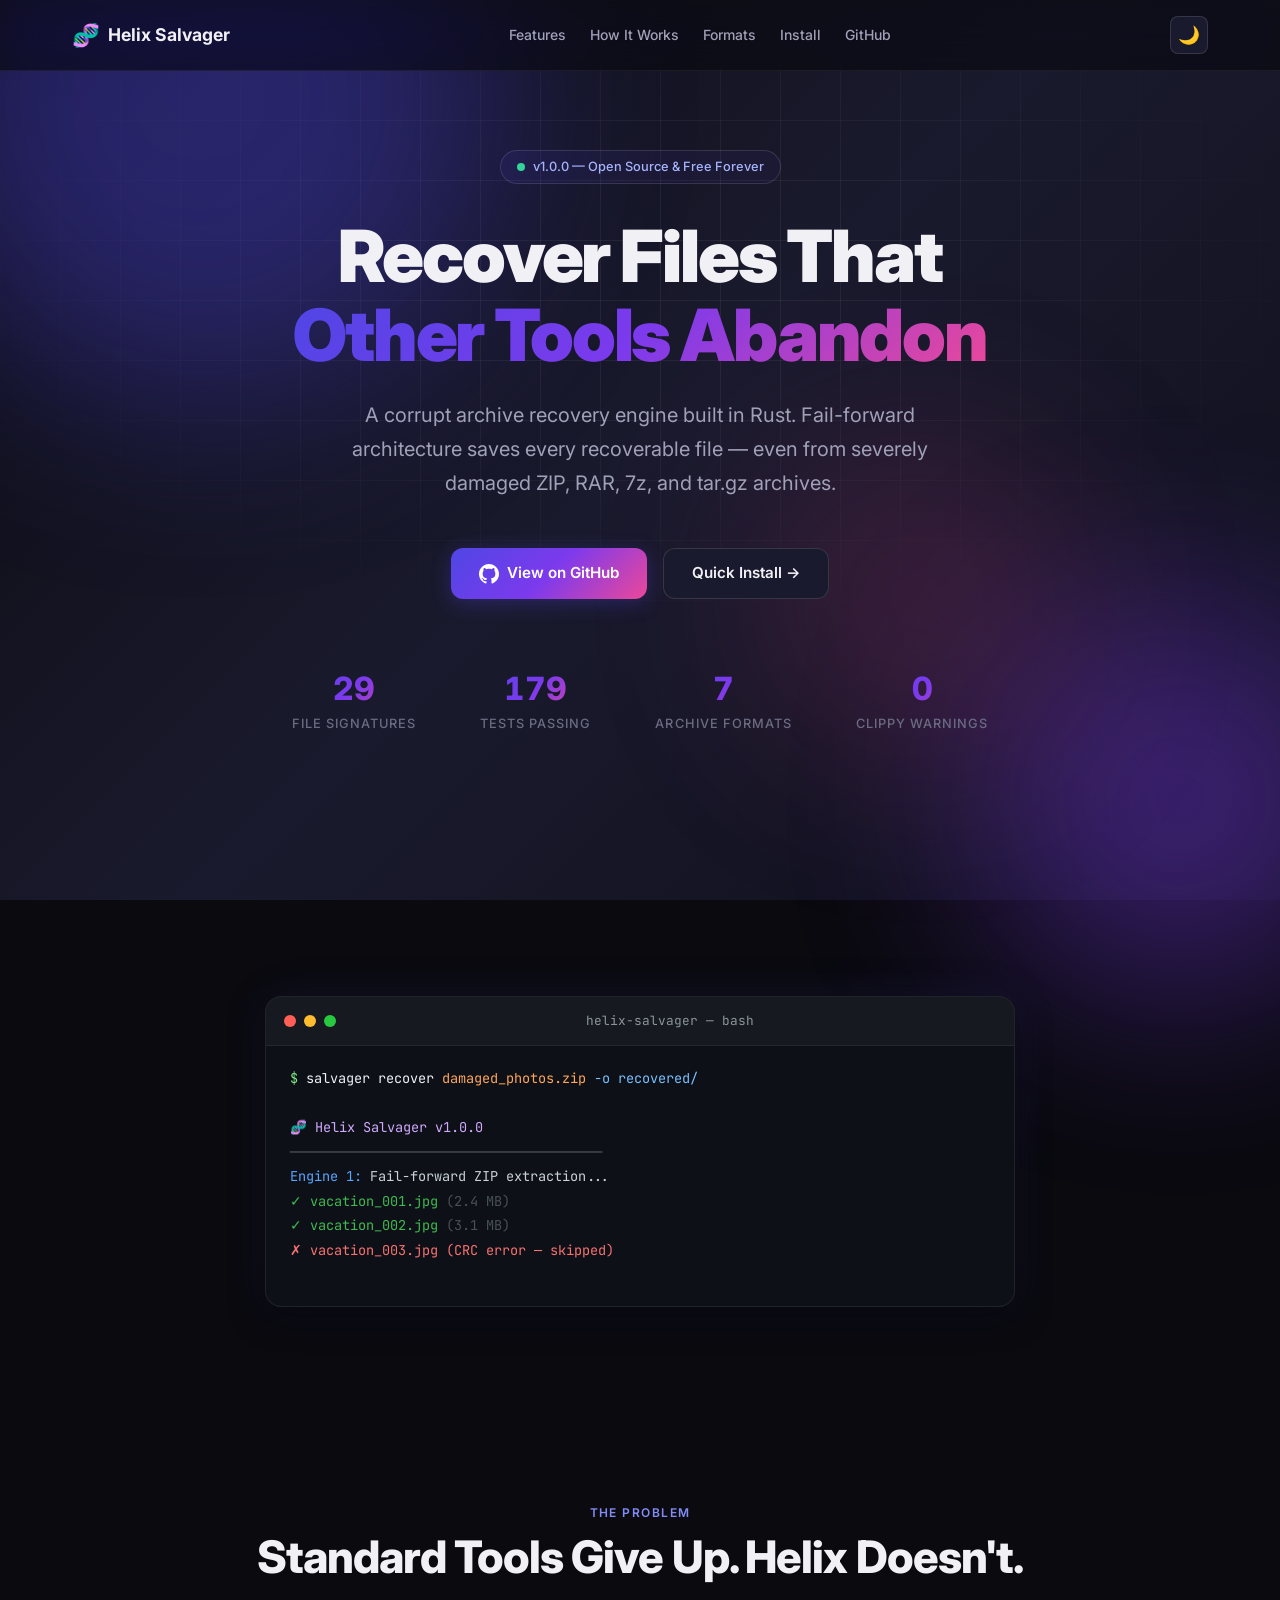
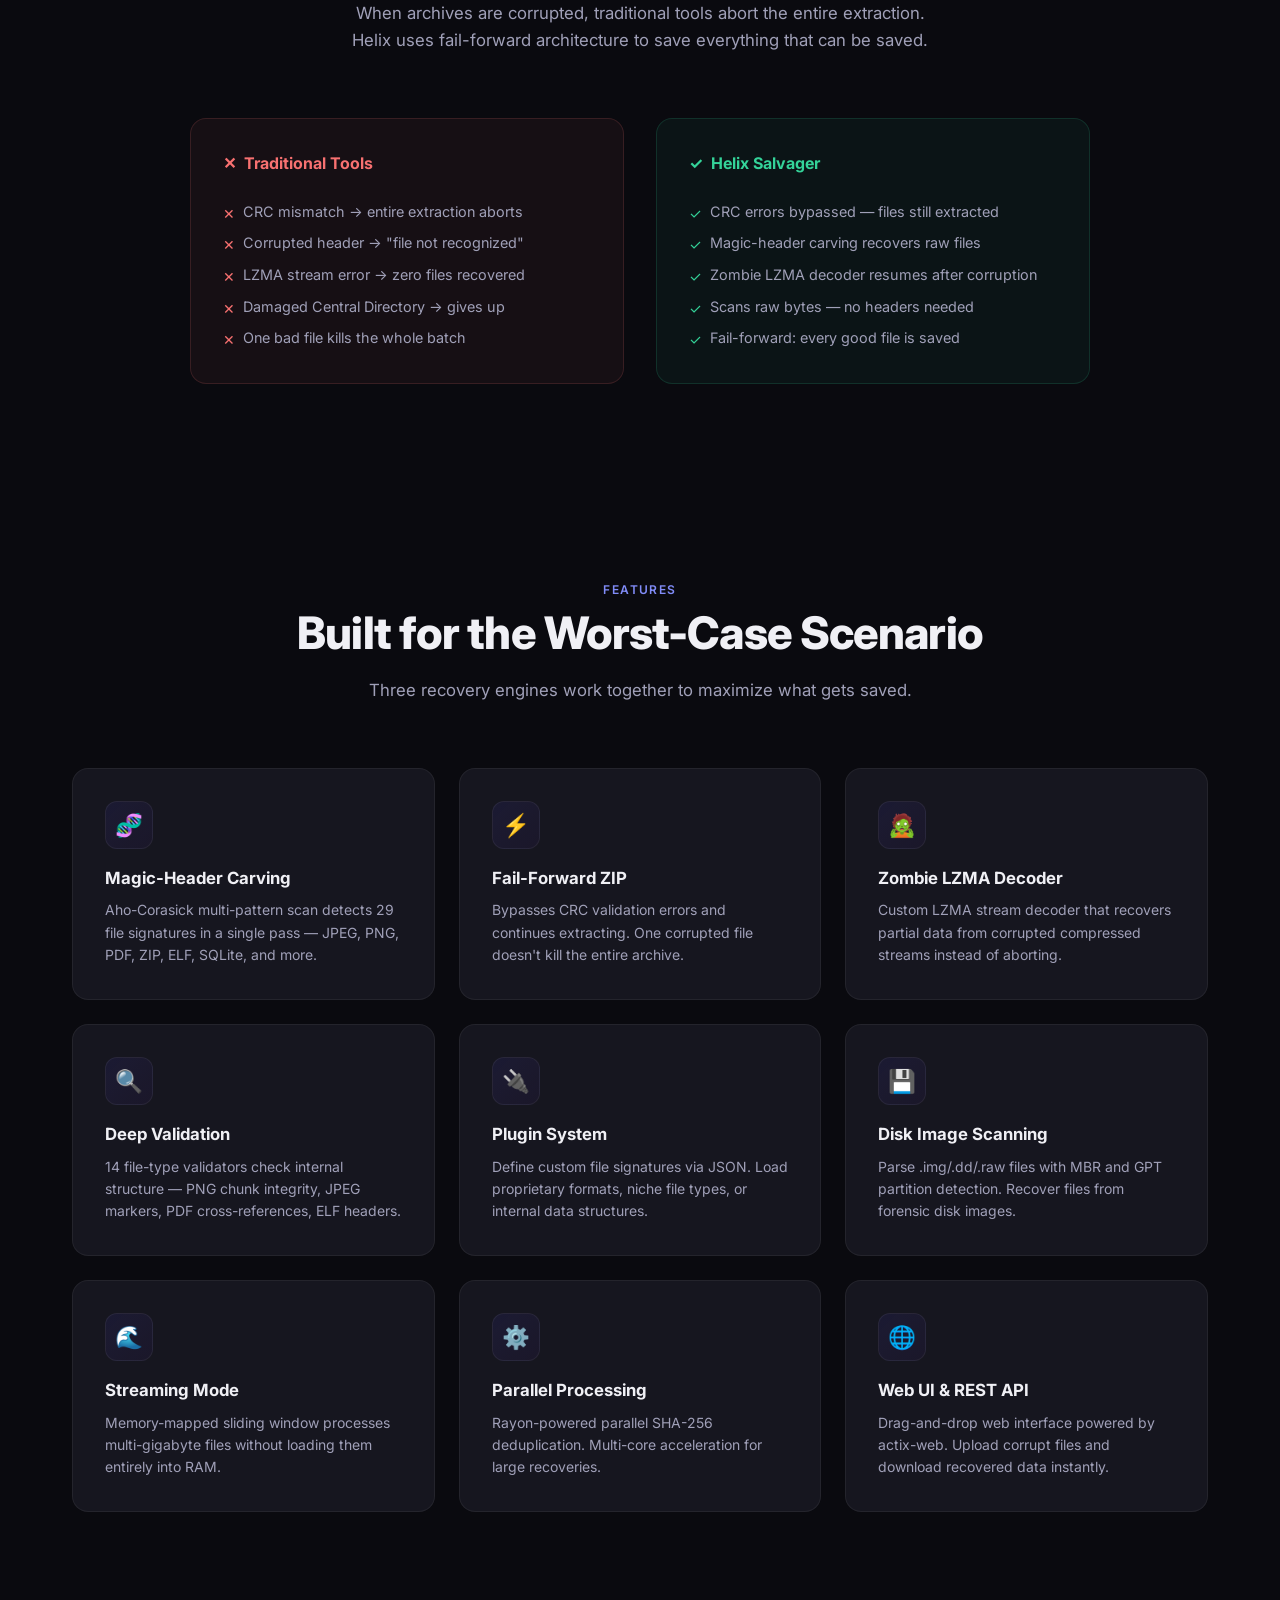
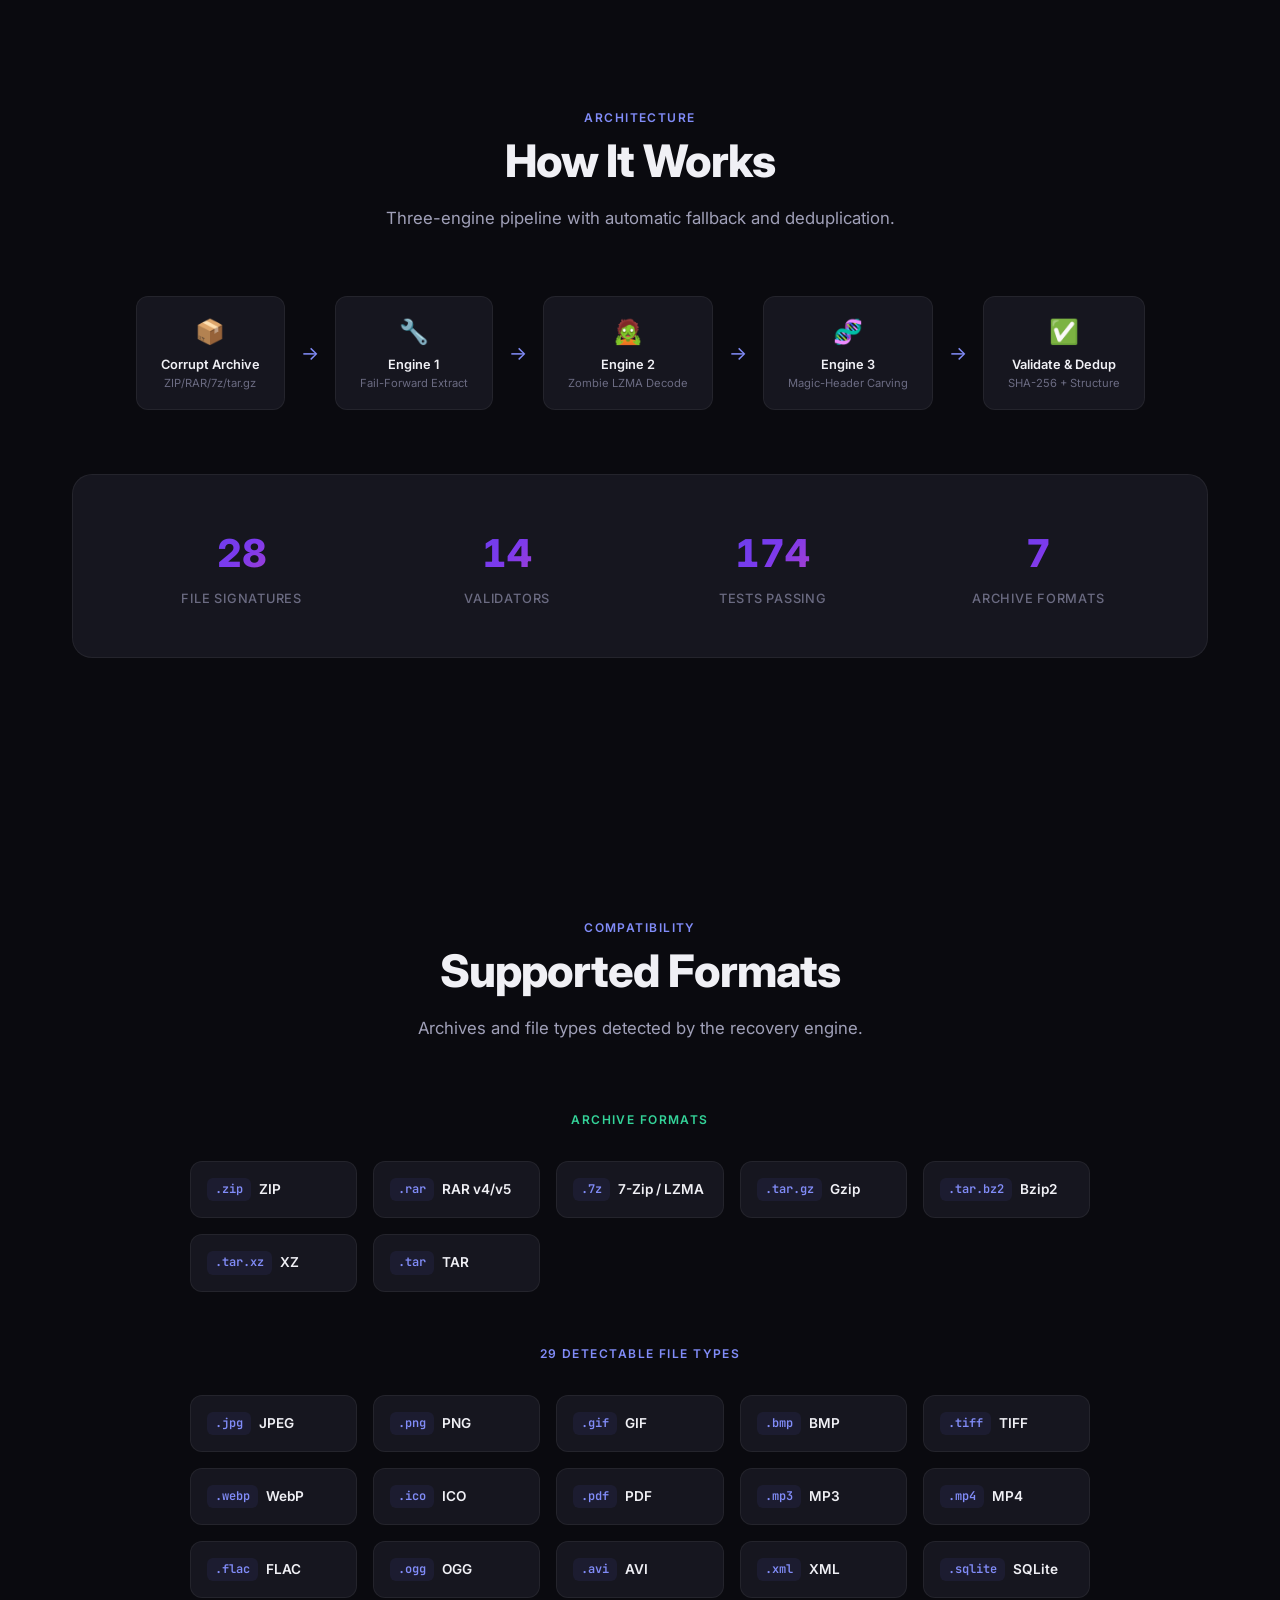
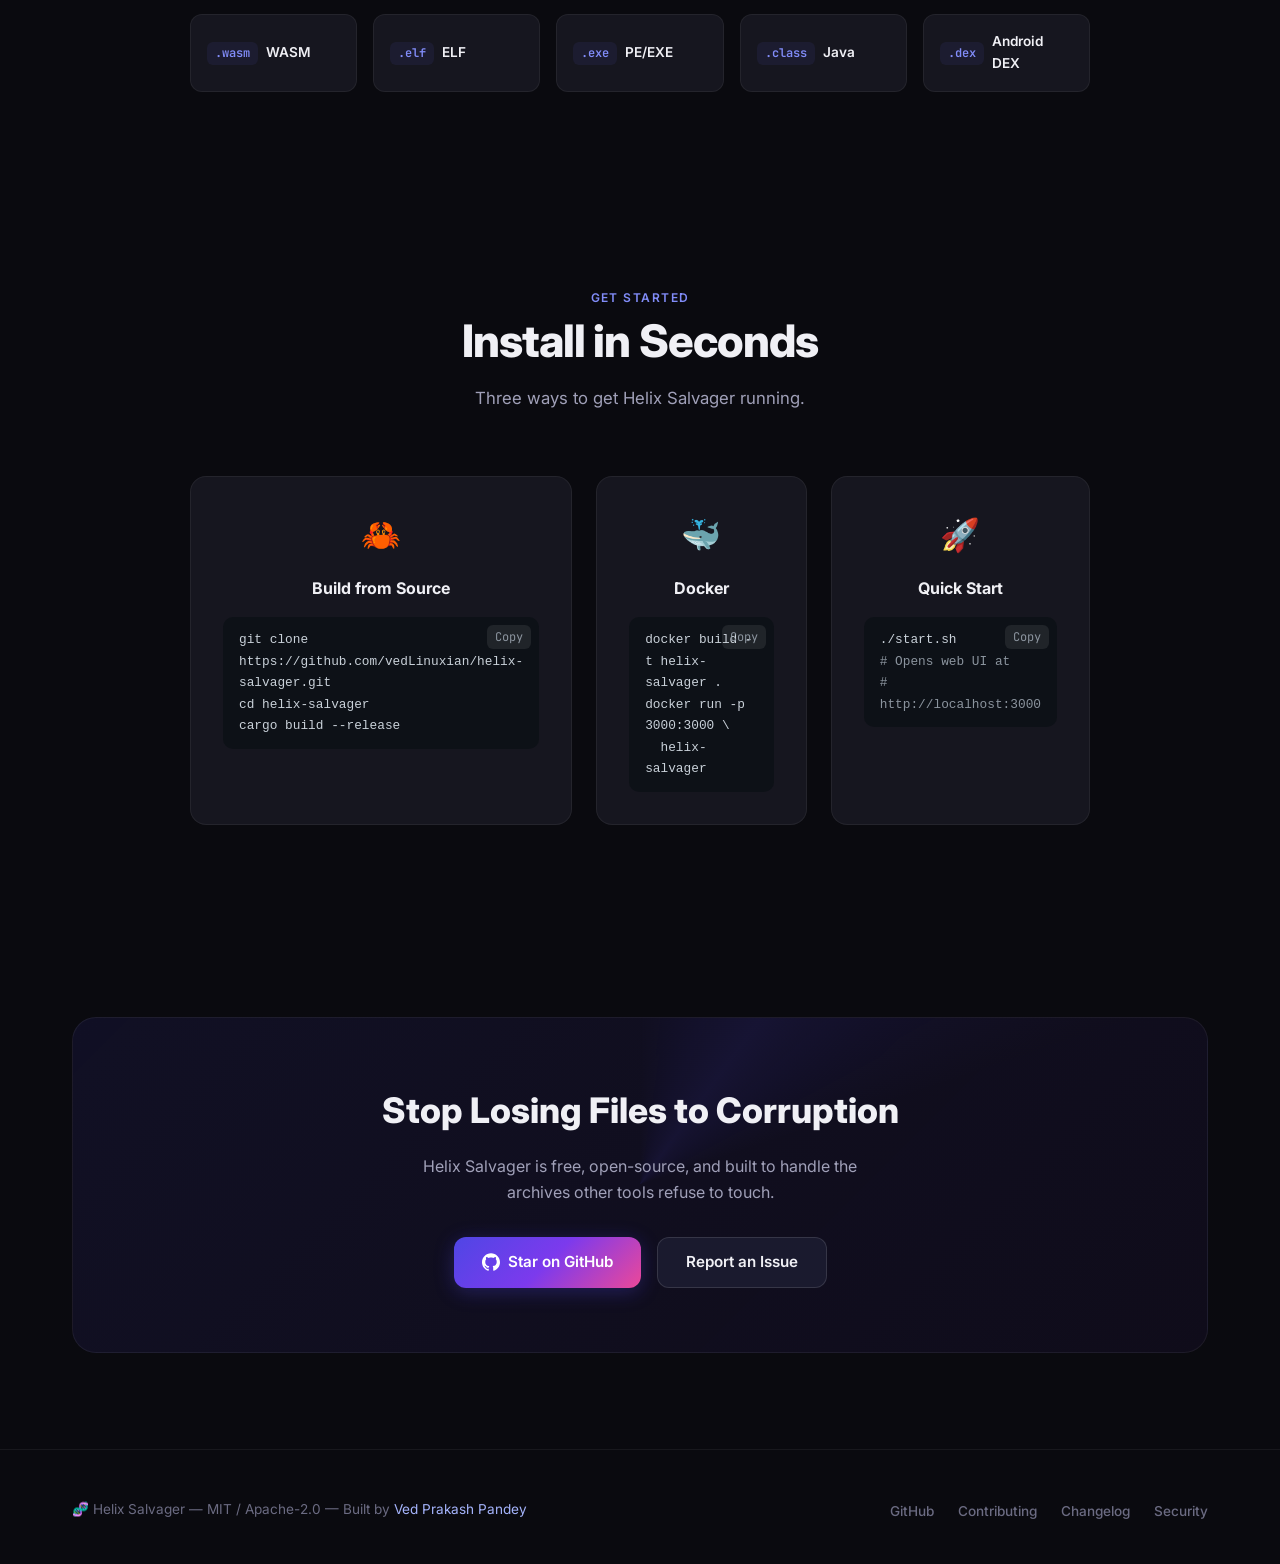
<file: docs/index.html>
<!DOCTYPE html>
<html lang="en" data-theme="dark">
<head>
    <meta charset="UTF-8">
    <meta name="viewport" content="width=device-width, initial-scale=1.0">
    <title>Helix Salvager — Corrupt Archive Recovery Engine</title>
    <meta name="description" content="Open-source corrupt archive recovery engine. Recover files from damaged ZIP, RAR, 7z, tar.gz archives with fail-forward architecture. 29 file signatures, deep validation, plugin system.">
    <meta name="keywords" content="file recovery, corrupt archive, data recovery, zip repair, rar recovery, rust, open source">
    <meta name="author" content="Ved Prakash Pandey">

    <!-- Open Graph -->
    <meta property="og:title" content="Helix Salvager — Corrupt Archive Recovery Engine">
    <meta property="og:description" content="Recover files from corrupt archives that other tools abandon. Fail-forward architecture saves what can be saved.">
    <meta property="og:type" content="website">
    <meta property="og:url" content="https://vedLinuxian.github.io/helix-salvager/">

    <!-- Favicon (DNA emoji fallback) -->
    <link rel="icon" href="data:image/svg+xml,<svg xmlns='http://www.w3.org/2000/svg' viewBox='0 0 100 100'><text y='.9em' font-size='90'>🧬</text></svg>">

    <!-- Fonts -->
    <link rel="preconnect" href="https://fonts.googleapis.com">
    <link rel="preconnect" href="https://fonts.gstatic.com" crossorigin>
    <link href="https://fonts.googleapis.com/css2?family=Inter:wght@300;400;500;600;700;800;900&family=JetBrains+Mono:wght@400;500;600&display=swap" rel="stylesheet">

    <style>
        /* ═══════════════════════════════════════════ */
        /*  CSS Custom Properties                      */
        /* ═══════════════════════════════════════════ */
        :root {
            --font-sans: 'Inter', -apple-system, BlinkMacSystemFont, 'Segoe UI', sans-serif;
            --font-mono: 'JetBrains Mono', 'Fira Code', monospace;

            /* Spacing */
            --space-xs: 0.25rem;
            --space-sm: 0.5rem;
            --space-md: 1rem;
            --space-lg: 1.5rem;
            --space-xl: 2rem;
            --space-2xl: 3rem;
            --space-3xl: 4rem;
            --space-4xl: 6rem;

            /* Animation */
            --ease-out: cubic-bezier(0.16, 1, 0.3, 1);
            --ease-spring: cubic-bezier(0.34, 1.56, 0.64, 1);
        }

        [data-theme="dark"] {
            --bg-primary: #0a0a0f;
            --bg-secondary: #12121a;
            --bg-tertiary: #1a1a2e;
            --bg-card: #16161f;
            --bg-card-hover: #1c1c2a;
            --surface-glow: rgba(99, 102, 241, 0.08);
            --text-primary: #f0f0f5;
            --text-secondary: #a0a0b8;
            --text-tertiary: #6b6b82;
            --accent: #818cf8;
            --accent-bright: #a5b4fc;
            --accent-dim: #4f46e5;
            --success: #34d399;
            --warning: #fbbf24;
            --danger: #f87171;
            --border: rgba(255, 255, 255, 0.06);
            --border-bright: rgba(255, 255, 255, 0.12);
            --gradient-hero: linear-gradient(135deg, #0a0a0f 0%, #1a1a2e 50%, #0f0f1a 100%);
            --gradient-accent: linear-gradient(135deg, #4f46e5, #7c3aed, #ec4899);
            --gradient-card: linear-gradient(135deg, rgba(79, 70, 229, 0.1), rgba(124, 58, 237, 0.05));
            --shadow-sm: 0 1px 2px rgba(0,0,0,0.4);
            --shadow-md: 0 4px 12px rgba(0,0,0,0.5);
            --shadow-lg: 0 8px 32px rgba(0,0,0,0.6);
            --shadow-glow: 0 0 40px rgba(99, 102, 241, 0.15);
        }

        [data-theme="light"] {
            --bg-primary: #fafafa;
            --bg-secondary: #ffffff;
            --bg-tertiary: #f3f4f6;
            --bg-card: #ffffff;
            --bg-card-hover: #f9fafb;
            --surface-glow: rgba(79, 70, 229, 0.04);
            --text-primary: #111827;
            --text-secondary: #4b5563;
            --text-tertiary: #9ca3af;
            --accent: #4f46e5;
            --accent-bright: #6366f1;
            --accent-dim: #3730a3;
            --success: #059669;
            --warning: #d97706;
            --danger: #dc2626;
            --border: rgba(0, 0, 0, 0.06);
            --border-bright: rgba(0, 0, 0, 0.12);
            --gradient-hero: linear-gradient(135deg, #fafafa 0%, #eef2ff 50%, #fafafa 100%);
            --gradient-accent: linear-gradient(135deg, #4f46e5, #7c3aed, #ec4899);
            --gradient-card: linear-gradient(135deg, rgba(79, 70, 229, 0.05), rgba(124, 58, 237, 0.02));
            --shadow-sm: 0 1px 2px rgba(0,0,0,0.05);
            --shadow-md: 0 4px 12px rgba(0,0,0,0.08);
            --shadow-lg: 0 8px 32px rgba(0,0,0,0.1);
            --shadow-glow: 0 0 40px rgba(79, 70, 229, 0.08);
        }

        /* ═══════════════════════════════════════════ */
        /*  Reset & Base                               */
        /* ═══════════════════════════════════════════ */
        *, *::before, *::after { box-sizing: border-box; margin: 0; padding: 0; }

        html {
            scroll-behavior: smooth;
            -webkit-font-smoothing: antialiased;
            -moz-osx-font-smoothing: grayscale;
        }

        body {
            font-family: var(--font-sans);
            background: var(--bg-primary);
            color: var(--text-primary);
            line-height: 1.6;
            overflow-x: hidden;
        }

        a { color: var(--accent-bright); text-decoration: none; transition: color 0.2s; }
        a:hover { color: var(--accent); }

        /* ═══════════════════════════════════════════ */
        /*  Animated Background                        */
        /* ═══════════════════════════════════════════ */
        .bg-grid {
            position: fixed;
            inset: 0;
            z-index: 0;
            background-image:
                linear-gradient(var(--border) 1px, transparent 1px),
                linear-gradient(90deg, var(--border) 1px, transparent 1px);
            background-size: 60px 60px;
            mask-image: radial-gradient(ellipse 80% 60% at 50% 30%, black 20%, transparent 70%);
            -webkit-mask-image: radial-gradient(ellipse 80% 60% at 50% 30%, black 20%, transparent 70%);
            pointer-events: none;
        }

        .bg-orb {
            position: fixed;
            border-radius: 50%;
            filter: blur(100px);
            opacity: 0.4;
            pointer-events: none;
            z-index: 0;
            animation: float 20s ease-in-out infinite;
        }
        .bg-orb-1 { width: 600px; height: 600px; top: -200px; left: -100px; background: var(--accent-dim); animation-delay: 0s; }
        .bg-orb-2 { width: 400px; height: 400px; bottom: -100px; right: -100px; background: #7c3aed; animation-delay: -7s; }
        .bg-orb-3 { width: 300px; height: 300px; top: 50%; left: 60%; background: #ec4899; opacity: 0.2; animation-delay: -14s; }

        @keyframes float {
            0%, 100% { transform: translate(0, 0) scale(1); }
            33% { transform: translate(30px, -20px) scale(1.05); }
            66% { transform: translate(-20px, 20px) scale(0.95); }
        }

        /* ═══════════════════════════════════════════ */
        /*  Layout                                     */
        /* ═══════════════════════════════════════════ */
        .container {
            max-width: 1200px;
            margin: 0 auto;
            padding: 0 var(--space-xl);
            position: relative;
            z-index: 1;
        }

        section {
            padding: var(--space-4xl) 0;
        }

        /* ═══════════════════════════════════════════ */
        /*  Navigation                                 */
        /* ═══════════════════════════════════════════ */
        .nav {
            position: fixed;
            top: 0;
            left: 0;
            right: 0;
            z-index: 100;
            padding: var(--space-md) 0;
            backdrop-filter: blur(20px) saturate(180%);
            -webkit-backdrop-filter: blur(20px) saturate(180%);
            background: rgba(10, 10, 15, 0.7);
            border-bottom: 1px solid var(--border);
            transition: all 0.3s var(--ease-out);
        }
        [data-theme="light"] .nav { background: rgba(250, 250, 250, 0.8); }

        .nav.scrolled {
            padding: var(--space-sm) 0;
            box-shadow: var(--shadow-md);
        }

        .nav-inner {
            display: flex;
            align-items: center;
            justify-content: space-between;
            max-width: 1200px;
            margin: 0 auto;
            padding: 0 var(--space-xl);
        }

        .nav-brand {
            display: flex;
            align-items: center;
            gap: var(--space-sm);
            font-weight: 700;
            font-size: 1.1rem;
            color: var(--text-primary);
        }

        .nav-brand .dna-icon {
            font-size: 1.4rem;
        }

        .nav-links {
            display: flex;
            align-items: center;
            gap: var(--space-lg);
            list-style: none;
        }

        .nav-links a {
            color: var(--text-secondary);
            font-size: 0.875rem;
            font-weight: 500;
            transition: color 0.2s;
        }
        .nav-links a:hover { color: var(--text-primary); }

        .theme-toggle {
            background: var(--bg-tertiary);
            border: 1px solid var(--border-bright);
            border-radius: 8px;
            width: 38px;
            height: 38px;
            display: flex;
            align-items: center;
            justify-content: center;
            cursor: pointer;
            font-size: 1.1rem;
            transition: all 0.2s;
        }
        .theme-toggle:hover {
            background: var(--bg-card-hover);
            transform: scale(1.05);
        }

        /* ═══════════════════════════════════════════ */
        /*  Hero                                       */
        /* ═══════════════════════════════════════════ */
        .hero {
            min-height: 100vh;
            display: flex;
            align-items: center;
            justify-content: center;
            text-align: center;
            padding-top: 80px;
            background: var(--gradient-hero);
        }

        .hero-content {
            max-width: 800px;
        }

        .hero-badge {
            display: inline-flex;
            align-items: center;
            gap: var(--space-sm);
            padding: 6px 16px;
            border-radius: 100px;
            background: var(--gradient-card);
            border: 1px solid var(--border-bright);
            font-size: 0.8rem;
            font-weight: 500;
            color: var(--accent-bright);
            margin-bottom: var(--space-xl);
            animation: fadeUp 0.8s var(--ease-out) both;
        }

        .hero-badge .pulse {
            width: 8px;
            height: 8px;
            background: var(--success);
            border-radius: 50%;
            animation: pulse 2s ease-in-out infinite;
        }

        @keyframes pulse {
            0%, 100% { opacity: 1; transform: scale(1); }
            50% { opacity: 0.5; transform: scale(1.3); }
        }

        .hero h1 {
            font-size: clamp(2.5rem, 7vw, 4.5rem);
            font-weight: 900;
            line-height: 1.1;
            letter-spacing: -0.03em;
            margin-bottom: var(--space-lg);
            animation: fadeUp 0.8s var(--ease-out) 0.1s both;
        }

        .hero h1 .gradient-text {
            background: var(--gradient-accent);
            -webkit-background-clip: text;
            -webkit-text-fill-color: transparent;
            background-clip: text;
        }

        .hero-description {
            font-size: clamp(1rem, 2.5vw, 1.25rem);
            color: var(--text-secondary);
            max-width: 600px;
            margin: 0 auto var(--space-2xl);
            line-height: 1.7;
            animation: fadeUp 0.8s var(--ease-out) 0.2s both;
        }

        .hero-actions {
            display: flex;
            gap: var(--space-md);
            justify-content: center;
            flex-wrap: wrap;
            animation: fadeUp 0.8s var(--ease-out) 0.3s both;
        }

        .btn {
            display: inline-flex;
            align-items: center;
            gap: var(--space-sm);
            padding: 12px 28px;
            border-radius: 12px;
            font-weight: 600;
            font-size: 0.95rem;
            transition: all 0.2s var(--ease-out);
            border: none;
            cursor: pointer;
        }

        .btn-primary {
            background: var(--gradient-accent);
            color: white;
            box-shadow: 0 4px 20px rgba(79, 70, 229, 0.3);
        }
        .btn-primary:hover {
            transform: translateY(-2px);
            box-shadow: 0 8px 30px rgba(79, 70, 229, 0.4);
            color: white;
        }

        .btn-secondary {
            background: var(--bg-tertiary);
            color: var(--text-primary);
            border: 1px solid var(--border-bright);
        }
        .btn-secondary:hover {
            background: var(--bg-card-hover);
            transform: translateY(-2px);
            color: var(--text-primary);
        }

        .hero-stats {
            display: flex;
            justify-content: center;
            gap: var(--space-3xl);
            margin-top: var(--space-3xl);
            animation: fadeUp 0.8s var(--ease-out) 0.4s both;
        }

        .hero-stat {
            text-align: center;
        }

        .hero-stat-value {
            font-size: 2rem;
            font-weight: 800;
            font-variant-numeric: tabular-nums;
            background: var(--gradient-accent);
            -webkit-background-clip: text;
            -webkit-text-fill-color: transparent;
            background-clip: text;
        }

        .hero-stat-label {
            font-size: 0.8rem;
            color: var(--text-tertiary);
            text-transform: uppercase;
            letter-spacing: 0.08em;
            font-weight: 500;
        }

        /* ═══════════════════════════════════════════ */
        /*  Terminal Demo                              */
        /* ═══════════════════════════════════════════ */
        .terminal-section {
            padding: var(--space-4xl) 0;
        }

        .terminal {
            background: #0d1117;
            border-radius: 16px;
            overflow: hidden;
            box-shadow: var(--shadow-lg), var(--shadow-glow);
            border: 1px solid rgba(255,255,255,0.08);
            max-width: 750px;
            margin: 0 auto;
        }

        .terminal-header {
            display: flex;
            align-items: center;
            gap: 8px;
            padding: 14px 18px;
            background: rgba(255,255,255,0.04);
            border-bottom: 1px solid rgba(255,255,255,0.06);
        }

        .terminal-dot {
            width: 12px;
            height: 12px;
            border-radius: 50%;
        }
        .terminal-dot.red { background: #ff5f57; }
        .terminal-dot.yellow { background: #febc2e; }
        .terminal-dot.green { background: #28c840; }

        .terminal-title {
            flex: 1;
            text-align: center;
            color: #8b949e;
            font-size: 0.8rem;
            font-family: var(--font-mono);
        }

        .terminal-body {
            padding: 20px 24px;
            font-family: var(--font-mono);
            font-size: 0.85rem;
            line-height: 1.8;
            color: #c9d1d9;
            min-height: 260px;
        }

        .terminal-body .prompt { color: #7ee787; }
        .terminal-body .cmd { color: #f0f0f5; }
        .terminal-body .flag { color: #79c0ff; }
        .terminal-body .path { color: #ffa657; }
        .terminal-body .comment { color: #8b949e; }
        .terminal-body .success { color: #3fb950; }
        .terminal-body .info { color: #58a6ff; }
        .terminal-body .dim { color: #484f58; }
        .terminal-body .accent { color: #d2a8ff; }

        .terminal-line {
            opacity: 0;
            animation: terminalLine 0.3s var(--ease-out) forwards;
        }

        @keyframes terminalLine {
            from { opacity: 0; transform: translateY(4px); }
            to { opacity: 1; transform: translateY(0); }
        }

        /* ═══════════════════════════════════════════ */
        /*  Section Headers                            */
        /* ═══════════════════════════════════════════ */
        .section-header {
            text-align: center;
            margin-bottom: var(--space-3xl);
        }

        .section-label {
            display: inline-block;
            font-size: 0.75rem;
            text-transform: uppercase;
            letter-spacing: 0.12em;
            font-weight: 600;
            color: var(--accent);
            margin-bottom: var(--space-sm);
        }

        .section-title {
            font-size: clamp(1.8rem, 4vw, 2.8rem);
            font-weight: 800;
            letter-spacing: -0.02em;
            line-height: 1.2;
            margin-bottom: var(--space-md);
        }

        .section-subtitle {
            font-size: 1.05rem;
            color: var(--text-secondary);
            max-width: 600px;
            margin: 0 auto;
        }

        /* ═══════════════════════════════════════════ */
        /*  Comparison: Before / After                 */
        /* ═══════════════════════════════════════════ */
        .comparison {
            display: grid;
            grid-template-columns: 1fr 1fr;
            gap: var(--space-xl);
            max-width: 900px;
            margin: 0 auto;
        }

        .comparison-card {
            padding: var(--space-xl);
            border-radius: 16px;
            border: 1px solid var(--border);
        }

        .comparison-card.before {
            background: rgba(248, 113, 113, 0.05);
            border-color: rgba(248, 113, 113, 0.15);
        }

        .comparison-card.after {
            background: rgba(52, 211, 153, 0.05);
            border-color: rgba(52, 211, 153, 0.15);
        }

        .comparison-card h3 {
            font-size: 1rem;
            font-weight: 700;
            margin-bottom: var(--space-lg);
            display: flex;
            align-items: center;
            gap: var(--space-sm);
        }

        .comparison-card.before h3 { color: var(--danger); }
        .comparison-card.after h3 { color: var(--success); }

        .comparison-card ul {
            list-style: none;
            display: flex;
            flex-direction: column;
            gap: var(--space-sm);
        }

        .comparison-card li {
            display: flex;
            align-items: flex-start;
            gap: var(--space-sm);
            font-size: 0.9rem;
            color: var(--text-secondary);
            line-height: 1.5;
        }

        .comparison-card li .icon {
            flex-shrink: 0;
            margin-top: 2px;
        }

        .comparison-card.before li .icon { color: var(--danger); }
        .comparison-card.after li .icon { color: var(--success); }

        /* ═══════════════════════════════════════════ */
        /*  Feature Grid                               */
        /* ═══════════════════════════════════════════ */
        .features-grid {
            display: grid;
            grid-template-columns: repeat(3, 1fr);
            gap: var(--space-lg);
        }

        .feature-card {
            background: var(--bg-card);
            border: 1px solid var(--border);
            border-radius: 16px;
            padding: var(--space-xl);
            transition: all 0.3s var(--ease-out);
            position: relative;
            overflow: hidden;
        }

        .feature-card::before {
            content: '';
            position: absolute;
            inset: 0;
            background: var(--gradient-card);
            opacity: 0;
            transition: opacity 0.3s;
        }

        .feature-card:hover {
            border-color: var(--border-bright);
            transform: translateY(-4px);
            box-shadow: var(--shadow-lg), var(--shadow-glow);
        }

        .feature-card:hover::before { opacity: 1; }

        .feature-card > * { position: relative; z-index: 1; }

        .feature-icon {
            width: 48px;
            height: 48px;
            border-radius: 12px;
            display: flex;
            align-items: center;
            justify-content: center;
            font-size: 1.4rem;
            margin-bottom: var(--space-md);
            background: var(--gradient-card);
            border: 1px solid var(--border);
        }

        .feature-card h3 {
            font-size: 1.05rem;
            font-weight: 700;
            margin-bottom: var(--space-sm);
        }

        .feature-card p {
            font-size: 0.875rem;
            color: var(--text-secondary);
            line-height: 1.6;
        }

        /* ═══════════════════════════════════════════ */
        /*  Architecture Diagram                       */
        /* ═══════════════════════════════════════════ */
        .arch-flow {
            display: flex;
            align-items: center;
            justify-content: center;
            gap: var(--space-md);
            flex-wrap: wrap;
            margin: var(--space-2xl) 0;
        }

        .arch-node {
            background: var(--bg-card);
            border: 1px solid var(--border);
            border-radius: 12px;
            padding: var(--space-md) var(--space-lg);
            text-align: center;
            min-width: 140px;
            transition: all 0.3s var(--ease-out);
        }

        .arch-node:hover {
            border-color: var(--accent);
            box-shadow: var(--shadow-glow);
            transform: translateY(-2px);
        }

        .arch-node .node-icon { font-size: 1.5rem; margin-bottom: 4px; }
        .arch-node .node-label { font-size: 0.8rem; font-weight: 600; }
        .arch-node .node-detail { font-size: 0.7rem; color: var(--text-tertiary); }

        .arch-arrow {
            color: var(--accent);
            font-size: 1.2rem;
            animation: arrowPulse 2s ease-in-out infinite;
        }

        @keyframes arrowPulse {
            0%, 100% { opacity: 0.4; }
            50% { opacity: 1; }
        }

        /* ═══════════════════════════════════════════ */
        /*  Formats Table                              */
        /* ═══════════════════════════════════════════ */
        .formats-grid {
            display: grid;
            grid-template-columns: repeat(auto-fill, minmax(140px, 1fr));
            gap: var(--space-md);
            max-width: 900px;
            margin: 0 auto;
        }

        .format-chip {
            display: flex;
            align-items: center;
            gap: var(--space-sm);
            padding: var(--space-md);
            background: var(--bg-card);
            border: 1px solid var(--border);
            border-radius: 12px;
            font-size: 0.85rem;
            font-weight: 600;
            transition: all 0.2s var(--ease-out);
        }

        .format-chip:hover {
            border-color: var(--accent);
            transform: translateY(-2px);
            box-shadow: var(--shadow-md);
        }

        .format-chip .ext {
            font-family: var(--font-mono);
            font-size: 0.75rem;
            color: var(--accent);
            background: var(--surface-glow);
            padding: 2px 8px;
            border-radius: 6px;
        }

        /* ═══════════════════════════════════════════ */
        /*  Stats Bar                                  */
        /* ═══════════════════════════════════════════ */
        .stats-bar {
            display: grid;
            grid-template-columns: repeat(4, 1fr);
            gap: var(--space-lg);
            padding: var(--space-2xl);
            background: var(--bg-card);
            border: 1px solid var(--border);
            border-radius: 20px;
            margin: var(--space-3xl) 0;
        }

        .stat-item {
            text-align: center;
        }

        .stat-number {
            font-size: clamp(1.8rem, 3vw, 2.5rem);
            font-weight: 800;
            font-variant-numeric: tabular-nums;
            background: var(--gradient-accent);
            -webkit-background-clip: text;
            -webkit-text-fill-color: transparent;
            background-clip: text;
        }

        .stat-label {
            font-size: 0.8rem;
            color: var(--text-tertiary);
            text-transform: uppercase;
            letter-spacing: 0.06em;
            font-weight: 500;
            margin-top: 4px;
        }

        /* ═══════════════════════════════════════════ */
        /*  Install Section                            */
        /* ═══════════════════════════════════════════ */
        .install-options {
            display: grid;
            grid-template-columns: repeat(3, 1fr);
            gap: var(--space-lg);
            max-width: 900px;
            margin: 0 auto;
        }

        .install-card {
            background: var(--bg-card);
            border: 1px solid var(--border);
            border-radius: 16px;
            padding: var(--space-xl);
            text-align: center;
            transition: all 0.3s var(--ease-out);
        }

        .install-card:hover {
            border-color: var(--border-bright);
            transform: translateY(-4px);
            box-shadow: var(--shadow-lg);
        }

        .install-card .install-icon {
            font-size: 2rem;
            margin-bottom: var(--space-md);
        }

        .install-card h3 {
            font-size: 1rem;
            font-weight: 700;
            margin-bottom: var(--space-sm);
        }

        .install-card .install-cmd {
            background: #0d1117;
            border-radius: 10px;
            padding: 12px 16px;
            font-family: var(--font-mono);
            font-size: 0.8rem;
            color: #c9d1d9;
            text-align: left;
            margin-top: var(--space-md);
            position: relative;
            overflow-x: auto;
        }

        .copy-btn {
            position: absolute;
            top: 8px;
            right: 8px;
            background: rgba(255,255,255,0.08);
            border: none;
            border-radius: 6px;
            padding: 4px 8px;
            color: #8b949e;
            cursor: pointer;
            font-size: 0.75rem;
            font-family: var(--font-mono);
            transition: all 0.2s;
        }
        .copy-btn:hover { background: rgba(255,255,255,0.15); color: #c9d1d9; }

        /* ═══════════════════════════════════════════ */
        /*  CTA Section                                */
        /* ═══════════════════════════════════════════ */
        .cta-section {
            text-align: center;
            padding: var(--space-4xl) 0;
        }

        .cta-box {
            background: var(--gradient-card);
            border: 1px solid var(--border);
            border-radius: 24px;
            padding: var(--space-3xl) var(--space-2xl);
            position: relative;
            overflow: hidden;
        }

        .cta-box::before {
            content: '';
            position: absolute;
            top: -50%;
            left: -50%;
            width: 200%;
            height: 200%;
            background: conic-gradient(from 0deg, transparent 0%, var(--accent-dim) 10%, transparent 20%);
            animation: rotate 8s linear infinite;
            opacity: 0.1;
        }

        @keyframes rotate { to { transform: rotate(360deg); } }

        .cta-box > * { position: relative; z-index: 1; }

        .cta-box h2 {
            font-size: clamp(1.5rem, 3vw, 2.2rem);
            font-weight: 800;
            margin-bottom: var(--space-md);
        }

        .cta-box p {
            color: var(--text-secondary);
            margin-bottom: var(--space-xl);
            max-width: 500px;
            margin-left: auto;
            margin-right: auto;
        }

        /* ═══════════════════════════════════════════ */
        /*  Footer                                     */
        /* ═══════════════════════════════════════════ */
        .footer {
            padding: var(--space-2xl) 0;
            border-top: 1px solid var(--border);
            text-align: center;
        }

        .footer-content {
            display: flex;
            justify-content: space-between;
            align-items: center;
            flex-wrap: wrap;
            gap: var(--space-md);
        }

        .footer-text {
            font-size: 0.85rem;
            color: var(--text-tertiary);
        }

        .footer-links {
            display: flex;
            gap: var(--space-lg);
            list-style: none;
        }

        .footer-links a {
            color: var(--text-tertiary);
            font-size: 0.85rem;
            font-weight: 500;
        }
        .footer-links a:hover { color: var(--text-primary); }

        /* ═══════════════════════════════════════════ */
        /*  Animations                                 */
        /* ═══════════════════════════════════════════ */
        @keyframes fadeUp {
            from { opacity: 0; transform: translateY(20px); }
            to { opacity: 1; transform: translateY(0); }
        }

        .reveal {
            opacity: 0;
            transform: translateY(30px);
            transition: all 0.8s var(--ease-out);
        }

        .reveal.visible {
            opacity: 1;
            transform: translateY(0);
        }

        /* Stagger children */
        .stagger > * {
            opacity: 0;
            transform: translateY(20px);
            transition: all 0.6s var(--ease-out);
        }
        .stagger.visible > *:nth-child(1) { transition-delay: 0.0s; }
        .stagger.visible > *:nth-child(2) { transition-delay: 0.08s; }
        .stagger.visible > *:nth-child(3) { transition-delay: 0.16s; }
        .stagger.visible > *:nth-child(4) { transition-delay: 0.24s; }
        .stagger.visible > *:nth-child(5) { transition-delay: 0.32s; }
        .stagger.visible > *:nth-child(6) { transition-delay: 0.40s; }
        .stagger.visible > *:nth-child(7) { transition-delay: 0.48s; }
        .stagger.visible > *:nth-child(8) { transition-delay: 0.56s; }
        .stagger.visible > *:nth-child(9) { transition-delay: 0.64s; }
        .stagger.visible > * { opacity: 0; transform: translateY(20px); }
        .stagger.visible > * { opacity: 1; transform: translateY(0); }

        /* ═══════════════════════════════════════════ */
        /*  Responsive                                 */
        /* ═══════════════════════════════════════════ */
        @media (max-width: 768px) {
            .nav-links { display: none; }
            .comparison { grid-template-columns: 1fr; }
            .features-grid { grid-template-columns: 1fr; }
            .install-options { grid-template-columns: 1fr; }
            .stats-bar { grid-template-columns: repeat(2, 1fr); }
            .hero-stats { gap: var(--space-xl); }
            .arch-flow { flex-direction: column; }
            .arch-arrow { transform: rotate(90deg); }
            .footer-content { flex-direction: column; text-align: center; }
        }

        @media (max-width: 480px) {
            .hero-stats { flex-direction: column; gap: var(--space-md); }
            .stats-bar { grid-template-columns: 1fr; }
        }
    </style>
</head>
<body>

    <!-- Background effects -->
    <div class="bg-grid"></div>
    <div class="bg-orb bg-orb-1"></div>
    <div class="bg-orb bg-orb-2"></div>
    <div class="bg-orb bg-orb-3"></div>

    <!-- ════════════════════ Navigation ════════════════════ -->
    <nav class="nav" id="nav">
        <div class="nav-inner">
            <a href="#" class="nav-brand">
                <span class="dna-icon">🧬</span>
                <span>Helix Salvager</span>
            </a>
            <ul class="nav-links">
                <li><a href="#features">Features</a></li>
                <li><a href="#how-it-works">How It Works</a></li>
                <li><a href="#formats">Formats</a></li>
                <li><a href="#install">Install</a></li>
                <li><a href="https://github.com/vedLinuxian/helix-salvager" target="_blank">GitHub</a></li>
            </ul>
            <button class="theme-toggle" id="themeToggle" aria-label="Toggle theme">🌙</button>
        </div>
    </nav>

    <!-- ════════════════════ Hero ════════════════════ -->
    <section class="hero">
        <div class="container">
            <div class="hero-content">
                <div class="hero-badge">
                    <span class="pulse"></span>
                    v1.0.0 — Open Source &amp; Free Forever
                </div>

                <h1>
                    Recover Files That<br>
                    <span class="gradient-text">Other Tools Abandon</span>
                </h1>

                <p class="hero-description">
                    A corrupt archive recovery engine built in Rust. Fail-forward architecture 
                    saves every recoverable file — even from severely damaged ZIP, RAR, 7z, and 
                    tar.gz archives.
                </p>

                <div class="hero-actions">
                    <a href="https://github.com/vedLinuxian/helix-salvager" class="btn btn-primary" target="_blank">
                        <svg width="20" height="20" viewBox="0 0 24 24" fill="currentColor"><path d="M12 0c-6.626 0-12 5.373-12 12 0 5.302 3.438 9.8 8.207 11.387.599.111.793-.261.793-.577v-2.234c-3.338.726-4.033-1.416-4.033-1.416-.546-1.387-1.333-1.756-1.333-1.756-1.089-.745.083-.729.083-.729 1.205.084 1.839 1.237 1.839 1.237 1.07 1.834 2.807 1.304 3.492.997.107-.775.418-1.305.762-1.604-2.665-.305-5.467-1.334-5.467-5.931 0-1.311.469-2.381 1.236-3.221-.124-.303-.535-1.524.117-3.176 0 0 1.008-.322 3.301 1.23.957-.266 1.983-.399 3.003-.404 1.02.005 2.047.138 3.006.404 2.291-1.552 3.297-1.23 3.297-1.23.653 1.653.242 2.874.118 3.176.77.84 1.235 1.911 1.235 3.221 0 4.609-2.807 5.624-5.479 5.921.43.372.823 1.102.823 2.222v3.293c0 .319.192.694.801.576 4.765-1.589 8.199-6.086 8.199-11.386 0-6.627-5.373-12-12-12z"/></svg>
                        View on GitHub
                    </a>
                    <a href="#install" class="btn btn-secondary">
                        Quick Install →
                    </a>
                </div>

                <div class="hero-stats">
                    <div class="hero-stat">
                        <div class="hero-stat-value">29</div>
                        <div class="hero-stat-label">File Signatures</div>
                    </div>
                    <div class="hero-stat">
                        <div class="hero-stat-value">179</div>
                        <div class="hero-stat-label">Tests Passing</div>
                    </div>
                    <div class="hero-stat">
                        <div class="hero-stat-value">7</div>
                        <div class="hero-stat-label">Archive Formats</div>
                    </div>
                    <div class="hero-stat">
                        <div class="hero-stat-value">0</div>
                        <div class="hero-stat-label">Clippy Warnings</div>
                    </div>
                </div>
            </div>
        </div>
    </section>

    <!-- ════════════════════ Terminal Demo ════════════════════ -->
    <section class="terminal-section">
        <div class="container">
            <div class="terminal reveal" id="terminalDemo">
                <div class="terminal-header">
                    <div class="terminal-dot red"></div>
                    <div class="terminal-dot yellow"></div>
                    <div class="terminal-dot green"></div>
                    <span class="terminal-title">helix-salvager — bash</span>
                </div>
                <div class="terminal-body" id="terminalBody">
                    <!-- Lines injected by JS -->
                </div>
            </div>
        </div>
    </section>

    <!-- ════════════════════ Problem / Solution ════════════════════ -->
    <section id="problem">
        <div class="container">
            <div class="section-header reveal">
                <div class="section-label">The Problem</div>
                <h2 class="section-title">Standard Tools Give Up. Helix Doesn't.</h2>
                <p class="section-subtitle">
                    When archives are corrupted, traditional tools abort the entire extraction.
                    Helix uses fail-forward architecture to save everything that can be saved.
                </p>
            </div>

            <div class="comparison reveal">
                <div class="comparison-card before">
                    <h3><span class="icon">✕</span> Traditional Tools</h3>
                    <ul>
                        <li><span class="icon">✕</span> CRC mismatch → entire extraction aborts</li>
                        <li><span class="icon">✕</span> Corrupted header → "file not recognized"</li>
                        <li><span class="icon">✕</span> LZMA stream error → zero files recovered</li>
                        <li><span class="icon">✕</span> Damaged Central Directory → gives up</li>
                        <li><span class="icon">✕</span> One bad file kills the whole batch</li>
                    </ul>
                </div>
                <div class="comparison-card after">
                    <h3><span class="icon">✓</span> Helix Salvager</h3>
                    <ul>
                        <li><span class="icon">✓</span> CRC errors bypassed — files still extracted</li>
                        <li><span class="icon">✓</span> Magic-header carving recovers raw files</li>
                        <li><span class="icon">✓</span> Zombie LZMA decoder resumes after corruption</li>
                        <li><span class="icon">✓</span> Scans raw bytes — no headers needed</li>
                        <li><span class="icon">✓</span> Fail-forward: every good file is saved</li>
                    </ul>
                </div>
            </div>
        </div>
    </section>

    <!-- ════════════════════ Features ════════════════════ -->
    <section id="features">
        <div class="container">
            <div class="section-header reveal">
                <div class="section-label">Features</div>
                <h2 class="section-title">Built for the Worst-Case Scenario</h2>
                <p class="section-subtitle">
                    Three recovery engines work together to maximize what gets saved.
                </p>
            </div>

            <div class="features-grid stagger reveal">
                <div class="feature-card">
                    <div class="feature-icon">🧬</div>
                    <h3>Magic-Header Carving</h3>
                    <p>Aho-Corasick multi-pattern scan detects 29 file signatures in a single pass — JPEG, PNG, PDF, ZIP, ELF, SQLite, and more.</p>
                </div>
                <div class="feature-card">
                    <div class="feature-icon">⚡</div>
                    <h3>Fail-Forward ZIP</h3>
                    <p>Bypasses CRC validation errors and continues extracting. One corrupted file doesn't kill the entire archive.</p>
                </div>
                <div class="feature-card">
                    <div class="feature-icon">🧟</div>
                    <h3>Zombie LZMA Decoder</h3>
                    <p>Custom LZMA stream decoder that recovers partial data from corrupted compressed streams instead of aborting.</p>
                </div>
                <div class="feature-card">
                    <div class="feature-icon">🔍</div>
                    <h3>Deep Validation</h3>
                    <p>14 file-type validators check internal structure — PNG chunk integrity, JPEG markers, PDF cross-references, ELF headers.</p>
                </div>
                <div class="feature-card">
                    <div class="feature-icon">🔌</div>
                    <h3>Plugin System</h3>
                    <p>Define custom file signatures via JSON. Load proprietary formats, niche file types, or internal data structures.</p>
                </div>
                <div class="feature-card">
                    <div class="feature-icon">💾</div>
                    <h3>Disk Image Scanning</h3>
                    <p>Parse .img/.dd/.raw files with MBR and GPT partition detection. Recover files from forensic disk images.</p>
                </div>
                <div class="feature-card">
                    <div class="feature-icon">🌊</div>
                    <h3>Streaming Mode</h3>
                    <p>Memory-mapped sliding window processes multi-gigabyte files without loading them entirely into RAM.</p>
                </div>
                <div class="feature-card">
                    <div class="feature-icon">⚙️</div>
                    <h3>Parallel Processing</h3>
                    <p>Rayon-powered parallel SHA-256 deduplication. Multi-core acceleration for large recoveries.</p>
                </div>
                <div class="feature-card">
                    <div class="feature-icon">🌐</div>
                    <h3>Web UI & REST API</h3>
                    <p>Drag-and-drop web interface powered by actix-web. Upload corrupt files and download recovered data instantly.</p>
                </div>
            </div>
        </div>
    </section>

    <!-- ════════════════════ How It Works ════════════════════ -->
    <section id="how-it-works">
        <div class="container">
            <div class="section-header reveal">
                <div class="section-label">Architecture</div>
                <h2 class="section-title">How It Works</h2>
                <p class="section-subtitle">
                    Three-engine pipeline with automatic fallback and deduplication.
                </p>
            </div>

            <div class="arch-flow reveal">
                <div class="arch-node">
                    <div class="node-icon">📦</div>
                    <div class="node-label">Corrupt Archive</div>
                    <div class="node-detail">ZIP/RAR/7z/tar.gz</div>
                </div>
                <span class="arch-arrow">→</span>
                <div class="arch-node">
                    <div class="node-icon">🔧</div>
                    <div class="node-label">Engine 1</div>
                    <div class="node-detail">Fail-Forward Extract</div>
                </div>
                <span class="arch-arrow">→</span>
                <div class="arch-node">
                    <div class="node-icon">🧟</div>
                    <div class="node-label">Engine 2</div>
                    <div class="node-detail">Zombie LZMA Decode</div>
                </div>
                <span class="arch-arrow">→</span>
                <div class="arch-node">
                    <div class="node-icon">🧬</div>
                    <div class="node-label">Engine 3</div>
                    <div class="node-detail">Magic-Header Carving</div>
                </div>
                <span class="arch-arrow">→</span>
                <div class="arch-node">
                    <div class="node-icon">✅</div>
                    <div class="node-label">Validate & Dedup</div>
                    <div class="node-detail">SHA-256 + Structure</div>
                </div>
            </div>

            <!-- Stats bar -->
            <div class="stats-bar reveal">
                <div class="stat-item">
                    <div class="stat-number" data-count="29">0</div>
                    <div class="stat-label">File Signatures</div>
                </div>
                <div class="stat-item">
                    <div class="stat-number" data-count="14">0</div>
                    <div class="stat-label">Validators</div>
                </div>
                <div class="stat-item">
                    <div class="stat-number" data-count="179">0</div>
                    <div class="stat-label">Tests Passing</div>
                </div>
                <div class="stat-item">
                    <div class="stat-number" data-count="7">0</div>
                    <div class="stat-label">Archive Formats</div>
                </div>
            </div>
        </div>
    </section>

    <!-- ════════════════════ Supported Formats ════════════════════ -->
    <section id="formats">
        <div class="container">
            <div class="section-header reveal">
                <div class="section-label">Compatibility</div>
                <h2 class="section-title">Supported Formats</h2>
                <p class="section-subtitle">Archives and file types detected by the recovery engine.</p>
            </div>

            <div class="section-header reveal" style="margin-bottom: var(--space-lg);">
                <div class="section-label" style="color: var(--success);">Archive Formats</div>
            </div>
            <div class="formats-grid stagger reveal">
                <div class="format-chip"><span class="ext">.zip</span> ZIP</div>
                <div class="format-chip"><span class="ext">.rar</span> RAR v4/v5</div>
                <div class="format-chip"><span class="ext">.7z</span> 7-Zip / LZMA</div>
                <div class="format-chip"><span class="ext">.tar.gz</span> Gzip</div>
                <div class="format-chip"><span class="ext">.tar.bz2</span> Bzip2</div>
                <div class="format-chip"><span class="ext">.tar.xz</span> XZ</div>
                <div class="format-chip"><span class="ext">.tar</span> TAR</div>
            </div>

            <div class="section-header reveal" style="margin-top: var(--space-2xl); margin-bottom: var(--space-lg);">
                <div class="section-label" style="color: var(--accent);">29 Detectable File Types</div>
            </div>
            <div class="formats-grid stagger reveal">
                <div class="format-chip"><span class="ext">.jpg</span> JPEG</div>
                <div class="format-chip"><span class="ext">.png</span> PNG</div>
                <div class="format-chip"><span class="ext">.gif</span> GIF</div>
                <div class="format-chip"><span class="ext">.bmp</span> BMP</div>
                <div class="format-chip"><span class="ext">.tiff</span> TIFF</div>
                <div class="format-chip"><span class="ext">.webp</span> WebP</div>
                <div class="format-chip"><span class="ext">.ico</span> ICO</div>
                <div class="format-chip"><span class="ext">.pdf</span> PDF</div>
                <div class="format-chip"><span class="ext">.mp3</span> MP3</div>
                <div class="format-chip"><span class="ext">.mp4</span> MP4</div>
                <div class="format-chip"><span class="ext">.flac</span> FLAC</div>
                <div class="format-chip"><span class="ext">.ogg</span> OGG</div>
                <div class="format-chip"><span class="ext">.avi</span> AVI</div>
                <div class="format-chip"><span class="ext">.xml</span> XML</div>
                <div class="format-chip"><span class="ext">.sqlite</span> SQLite</div>
                <div class="format-chip"><span class="ext">.wasm</span> WASM</div>
                <div class="format-chip"><span class="ext">.elf</span> ELF</div>
                <div class="format-chip"><span class="ext">.exe</span> PE/EXE</div>
                <div class="format-chip"><span class="ext">.class</span> Java</div>
                <div class="format-chip"><span class="ext">.dex</span> Android DEX</div>
            </div>
        </div>
    </section>

    <!-- ════════════════════ Install ════════════════════ -->
    <section id="install">
        <div class="container">
            <div class="section-header reveal">
                <div class="section-label">Get Started</div>
                <h2 class="section-title">Install in Seconds</h2>
                <p class="section-subtitle">Three ways to get Helix Salvager running.</p>
            </div>

            <div class="install-options stagger reveal">
                <div class="install-card">
                    <div class="install-icon">🦀</div>
                    <h3>Build from Source</h3>
                    <div class="install-cmd">
                        <button class="copy-btn" onclick="copyCmd(this)">Copy</button>
                        <code>git clone https://github.com/vedLinuxian/helix-salvager.git<br>cd helix-salvager<br>cargo build --release</code>
                    </div>
                </div>

                <div class="install-card">
                    <div class="install-icon">🐳</div>
                    <h3>Docker</h3>
                    <div class="install-cmd">
                        <button class="copy-btn" onclick="copyCmd(this)">Copy</button>
                        <code>docker build -t helix-salvager .<br>docker run -p 3000:3000 \<br>&nbsp;&nbsp;helix-salvager</code>
                    </div>
                </div>

                <div class="install-card">
                    <div class="install-icon">🚀</div>
                    <h3>Quick Start</h3>
                    <div class="install-cmd">
                        <button class="copy-btn" onclick="copyCmd(this)">Copy</button>
                        <code>./start.sh<br><span style="color:#8b949e"># Opens web UI at</span><br><span style="color:#8b949e"># http://localhost:3000</span></code>
                    </div>
                </div>
            </div>
        </div>
    </section>

    <!-- ════════════════════ CTA ════════════════════ -->
    <section class="cta-section">
        <div class="container">
            <div class="cta-box reveal">
                <h2>Stop Losing Files to Corruption</h2>
                <p>Helix Salvager is free, open-source, and built to handle the archives other tools refuse to touch.</p>
                <div style="display:flex;gap:var(--space-md);justify-content:center;flex-wrap:wrap;">
                    <a href="https://github.com/vedLinuxian/helix-salvager" class="btn btn-primary" target="_blank">
                        <svg width="18" height="18" viewBox="0 0 24 24" fill="currentColor"><path d="M12 .297c-6.63 0-12 5.373-12 12 0 5.303 3.438 9.8 8.205 11.385.6.113.82-.258.82-.577 0-.285-.01-1.04-.015-2.04-3.338.724-4.042-1.61-4.042-1.61C4.422 18.07 3.633 17.7 3.633 17.7c-1.087-.744.084-.729.084-.729 1.205.084 1.838 1.236 1.838 1.236 1.07 1.835 2.809 1.305 3.495.998.108-.776.417-1.305.76-1.605-2.665-.3-5.466-1.332-5.466-5.93 0-1.31.465-2.38 1.235-3.22-.135-.303-.54-1.523.105-3.176 0 0 1.005-.322 3.3 1.23.96-.267 1.98-.399 3-.405 1.02.006 2.04.138 3 .405 2.28-1.552 3.285-1.23 3.285-1.23.645 1.653.24 2.873.12 3.176.765.84 1.23 1.91 1.23 3.22 0 4.61-2.805 5.625-5.475 5.92.42.36.81 1.096.81 2.22 0 1.606-.015 2.896-.015 3.286 0 .315.21.69.825.57C20.565 22.092 24 17.592 24 12.297c0-6.627-5.373-12-12-12"/></svg>
                        Star on GitHub
                    </a>
                    <a href="https://github.com/vedLinuxian/helix-salvager/issues" class="btn btn-secondary" target="_blank">
                        Report an Issue
                    </a>
                </div>
            </div>
        </div>
    </section>

    <!-- ════════════════════ Footer ════════════════════ -->
    <footer class="footer">
        <div class="container">
            <div class="footer-content">
                <div class="footer-text">
                    🧬 Helix Salvager — MIT / Apache-2.0 — Built by <a href="https://github.com/vedLinuxian">Ved Prakash Pandey</a>
                </div>
                <ul class="footer-links">
                    <li><a href="https://github.com/vedLinuxian/helix-salvager" target="_blank">GitHub</a></li>
                    <li><a href="https://github.com/vedLinuxian/helix-salvager/blob/main/CONTRIBUTING.md" target="_blank">Contributing</a></li>
                    <li><a href="https://github.com/vedLinuxian/helix-salvager/blob/main/CHANGELOG.md" target="_blank">Changelog</a></li>
                    <li><a href="https://github.com/vedLinuxian/helix-salvager/blob/main/SECURITY.md" target="_blank">Security</a></li>
                </ul>
            </div>
        </div>
    </footer>

    <!-- ════════════════════ Script ════════════════════ -->
    <script>
        // ─── Theme Toggle ───
        const THEME_KEY = 'helix-theme';
        const toggle = document.getElementById('themeToggle');
        const html = document.documentElement;

        function setTheme(theme) {
            html.setAttribute('data-theme', theme);
            localStorage.setItem(THEME_KEY, theme);
            toggle.textContent = theme === 'dark' ? '🌙' : '☀️';
        }

        // Load saved theme
        const saved = localStorage.getItem(THEME_KEY);
        if (saved) setTheme(saved);

        toggle.addEventListener('click', () => {
            setTheme(html.getAttribute('data-theme') === 'dark' ? 'light' : 'dark');
        });

        // ─── Nav Scroll Effect ───
        const nav = document.getElementById('nav');
        window.addEventListener('scroll', () => {
            nav.classList.toggle('scrolled', window.scrollY > 50);
        });

        // ─── Intersection Observer (Reveal + Stagger) ───
        const observer = new IntersectionObserver((entries) => {
            entries.forEach(entry => {
                if (entry.isIntersecting) {
                    entry.target.classList.add('visible');
                }
            });
        }, { threshold: 0.1, rootMargin: '0px 0px -50px 0px' });

        document.querySelectorAll('.reveal, .stagger').forEach(el => observer.observe(el));

        // ─── Animated Counter ───
        const counterObserver = new IntersectionObserver((entries) => {
            entries.forEach(entry => {
                if (entry.isIntersecting) {
                    const el = entry.target;
                    const target = parseInt(el.dataset.count);
                    const duration = 1500;
                    const start = performance.now();

                    function animate(now) {
                        const progress = Math.min((now - start) / duration, 1);
                        const eased = 1 - Math.pow(1 - progress, 3);
                        el.textContent = Math.round(eased * target);
                        if (progress < 1) requestAnimationFrame(animate);
                    }

                    requestAnimationFrame(animate);
                    counterObserver.unobserve(el);
                }
            });
        }, { threshold: 0.5 });

        document.querySelectorAll('[data-count]').forEach(el => counterObserver.observe(el));

        // ─── Terminal Animation ───
        const terminalLines = [
            { text: '<span class="prompt">$</span> <span class="cmd">salvager recover</span> <span class="path">damaged_photos.zip</span> <span class="flag">-o recovered/</span>', delay: 0 },
            { text: '', delay: 200 },
            { text: '<span class="accent">🧬 Helix Salvager v1.0.0</span>', delay: 400 },
            { text: '<span class="dim">───────────────────────────────────────</span>', delay: 500 },
            { text: '<span class="info">  Engine 1:</span> Fail-forward ZIP extraction...', delay: 800 },
            { text: '<span class="success">    ✓ vacation_001.jpg</span> <span class="dim">(2.4 MB)</span>', delay: 1100 },
            { text: '<span class="success">    ✓ vacation_002.jpg</span> <span class="dim">(3.1 MB)</span>', delay: 1300 },
            { text: '    <span style="color:#f87171">✗ vacation_003.jpg (CRC error — skipped)</span>', delay: 1500 },
            { text: '<span class="success">    ✓ vacation_004.jpg</span> <span class="dim">(1.8 MB)</span>', delay: 1700 },
            { text: '<span class="info">  Engine 2:</span> Zombie LZMA decode...', delay: 2100 },
            { text: '<span class="success">    ✓ document.pdf</span> <span class="dim">(recovered partial stream)</span>', delay: 2500 },
            { text: '<span class="info">  Engine 3:</span> Magic-header carving (29 signatures)...', delay: 2900 },
            { text: '<span class="success">    ✓ vacation_003.jpg</span> <span class="dim">(carved from raw bytes)</span>', delay: 3300 },
            { text: '', delay: 3500 },
            { text: '<span class="dim">───────────────────────────────────────</span>', delay: 3600 },
            { text: '<span class="success">  ✓ 5 files recovered</span> <span class="dim">| 10.8 MB | 0.3s</span>', delay: 3800 },
            { text: '<span class="dim">  SHA-256 dedup: 0 duplicates removed</span>', delay: 4000 },
        ];

        const terminalBody = document.getElementById('terminalBody');
        let terminalStarted = false;

        const termObserver = new IntersectionObserver((entries) => {
            if (entries[0].isIntersecting && !terminalStarted) {
                terminalStarted = true;
                terminalLines.forEach((line, i) => {
                    setTimeout(() => {
                        const div = document.createElement('div');
                        div.className = 'terminal-line';
                        div.innerHTML = line.text || '&nbsp;';
                        div.style.animationDelay = '0s';
                        terminalBody.appendChild(div);
                        terminalBody.scrollTop = terminalBody.scrollHeight;
                    }, line.delay);
                });
            }
        }, { threshold: 0.3 });

        termObserver.observe(document.getElementById('terminalDemo'));

        // ─── Copy Button ───
        function copyCmd(btn) {
            const code = btn.parentElement.querySelector('code');
            const text = code.innerText;
            navigator.clipboard.writeText(text).then(() => {
                btn.textContent = 'Copied!';
                setTimeout(() => btn.textContent = 'Copy', 2000);
            });
        }

        // ─── Smooth scroll for nav links ───
        document.querySelectorAll('a[href^="#"]').forEach(anchor => {
            anchor.addEventListener('click', function(e) {
                e.preventDefault();
                const target = document.querySelector(this.getAttribute('href'));
                if (target) {
                    target.scrollIntoView({ behavior: 'smooth', block: 'start' });
                }
            });
        });
    </script>

</body>
</html>
</file>
